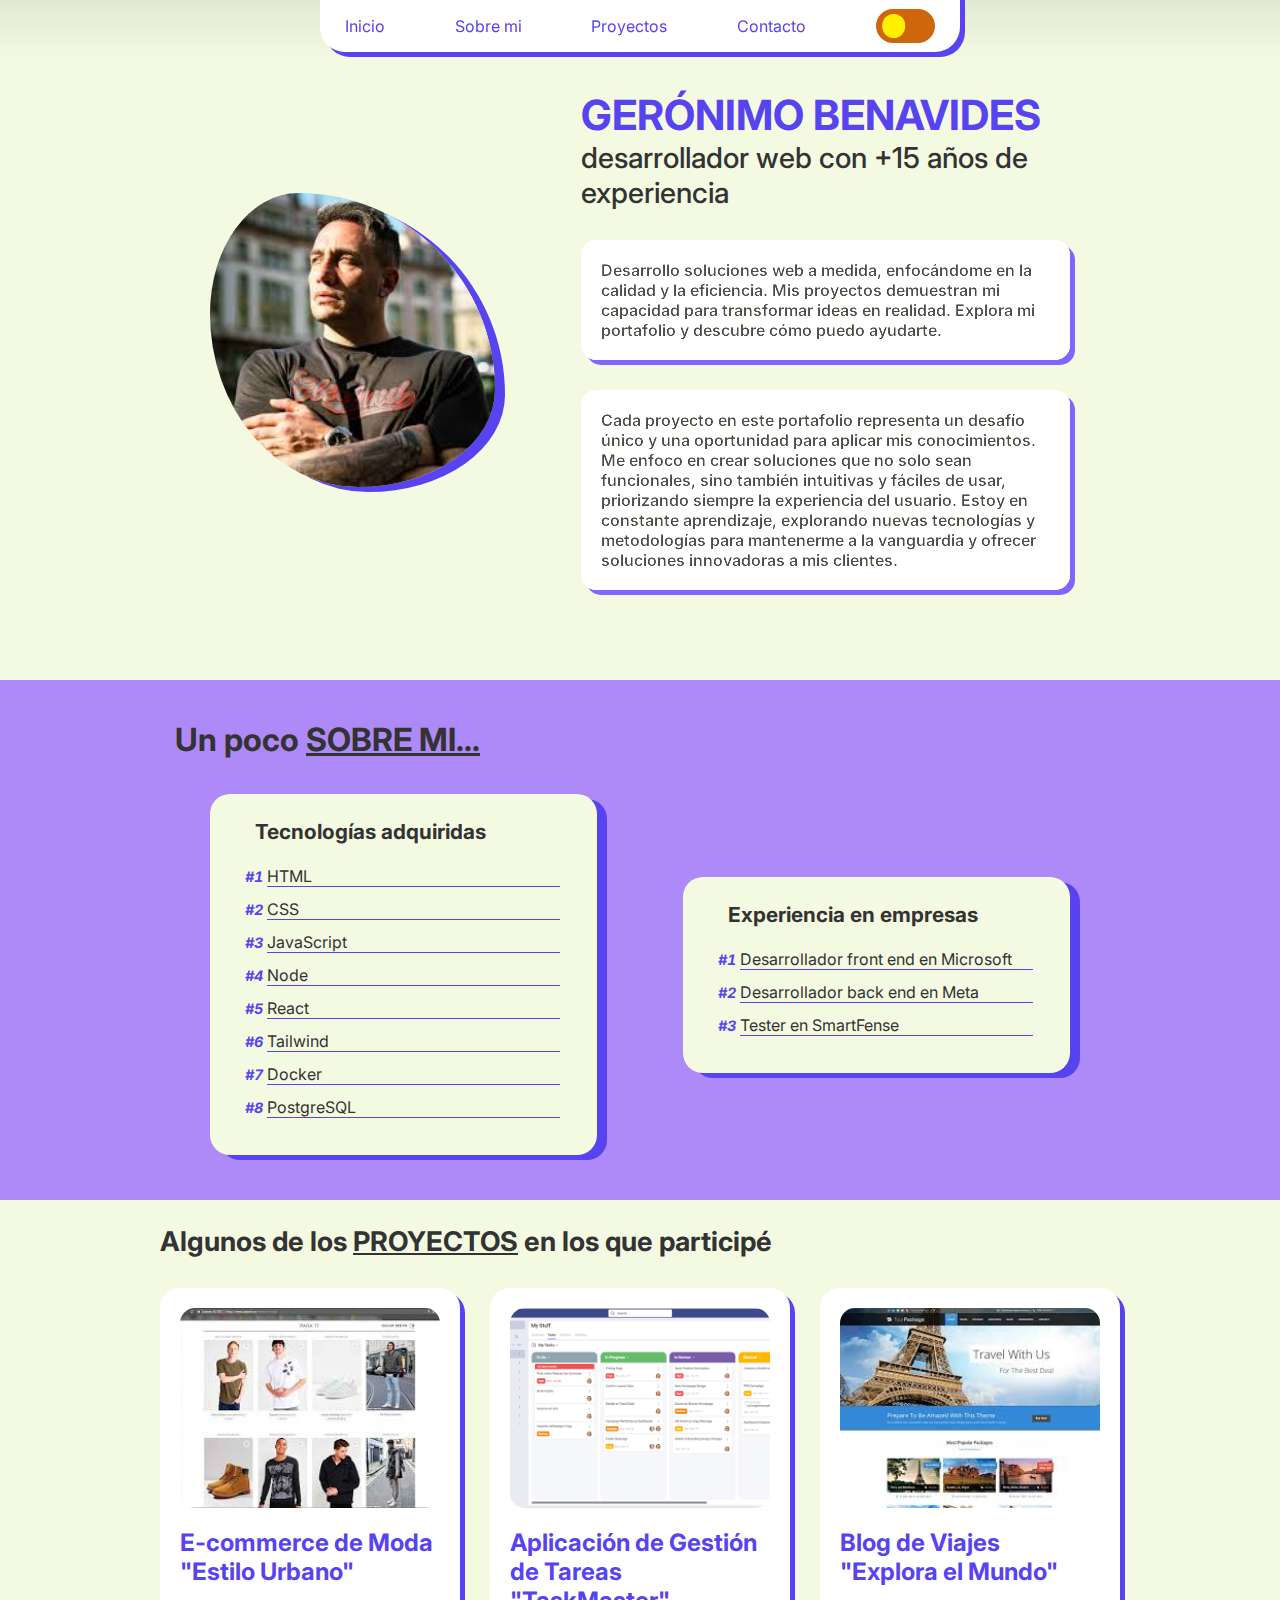
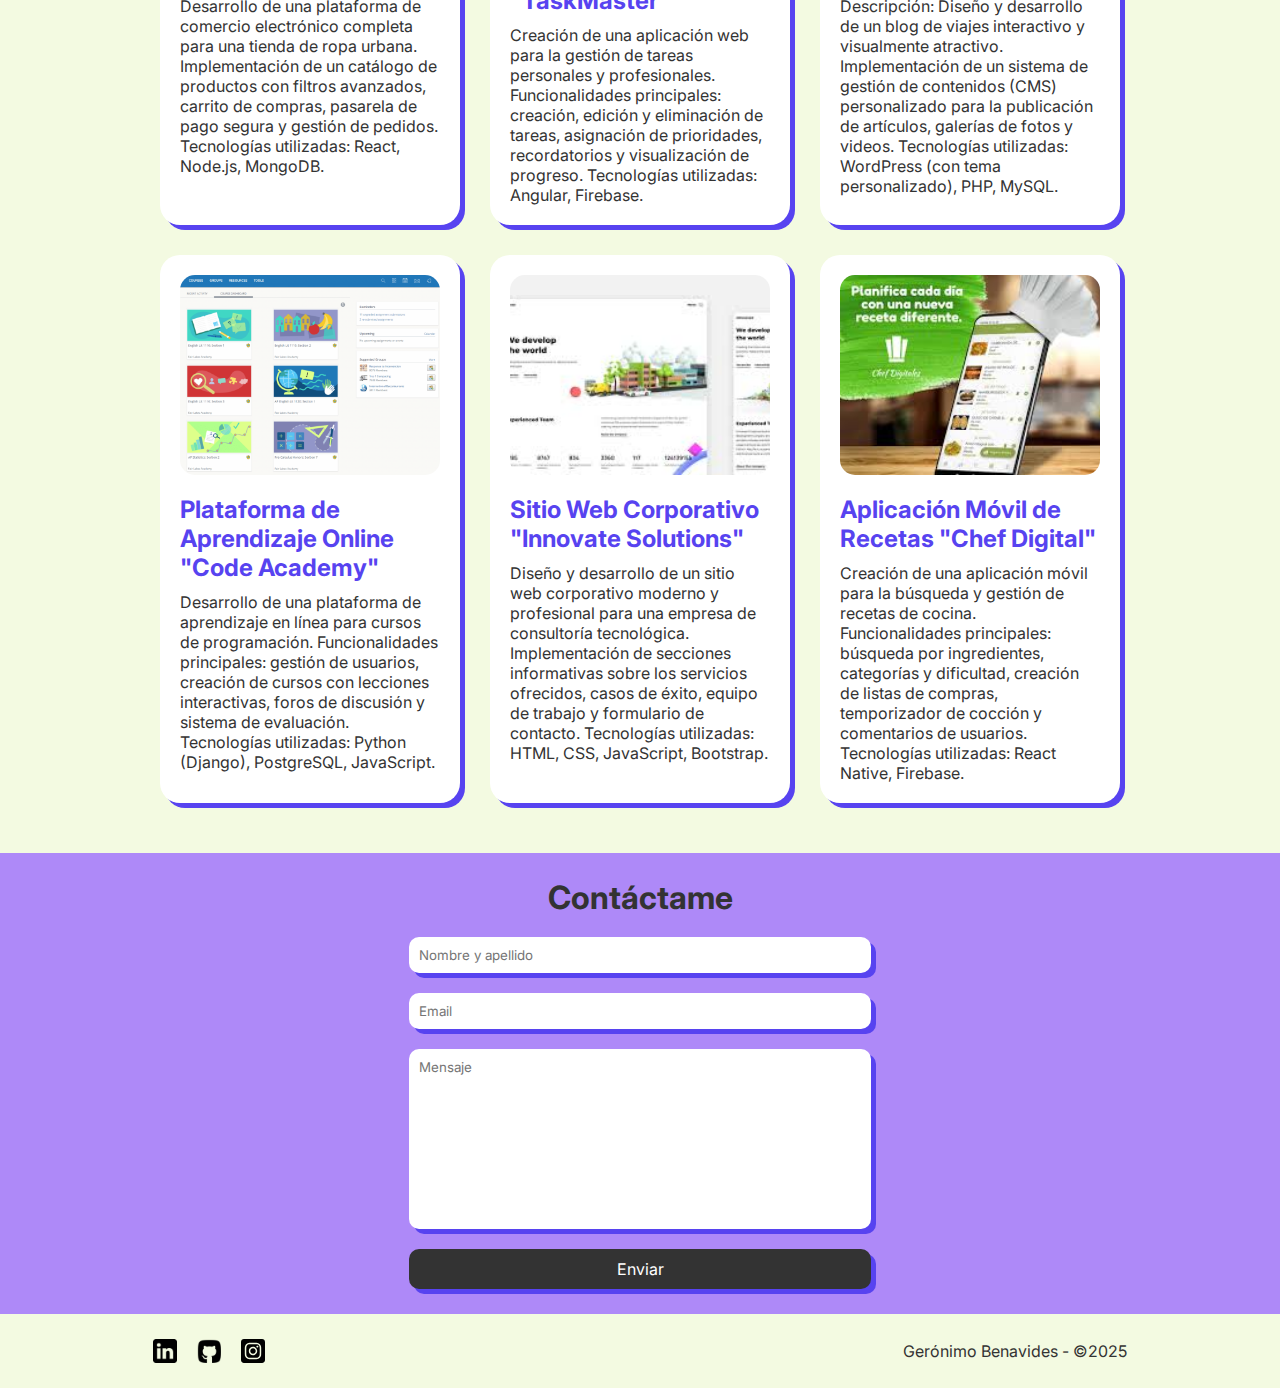
<file: index.html>
<!DOCTYPE html>
<html lang="en">
<head>
    <meta charset="UTF-8">
    <meta name="viewport" content="width=device-width, initial-scale=1.0">
    <title>Mi portafolio</title>
    <link rel="stylesheet" href="styles/main.css">
</head>
<body>
    <header></header>   
    <main>
        <section class="presentation-container" id="presentation">
            <div class="presentation-container__content">
                <div class="content__img-container">
                    <img src="images/Geronimo_Benavides_profile.jpg" alt="profile-image">
                </div>
                <div class="presentation-container__text">
                    <h1>
                        <span>Gerónimo Benavides</span> <br>
                        desarrollador web con +15 años de experiencia</h1>
                    <article class="text__description">
                        <p class="description__p-1">Desarrollo soluciones web a medida, enfocándome en la calidad y la eficiencia. Mis proyectos demuestran mi capacidad para transformar ideas en realidad. Explora mi portafolio y descubre cómo puedo ayudarte.</p>
                        <p class="description__p-2">Cada proyecto en este portafolio representa un desafío único y una oportunidad para aplicar mis conocimientos. Me enfoco en crear soluciones que no solo sean funcionales, sino también intuitivas y fáciles de usar, priorizando siempre la experiencia del usuario. Estoy en constante aprendizaje, explorando nuevas tecnologías y metodologías para mantenerme a la vanguardia y ofrecer soluciones innovadoras a mis clientes.</p>
                    </article>
                </div>
            </div>
        </section>
        <section class="about-me" id="about-me">
            <div class="about-me__path">
                <h2>Un poco <span>sobre mi...</span></h2>
                <div class="about-me__content">
                    <div class="about-me__container habilities-container">
                        <h3>Tecnologías adquiridas</h3>
                        <ul>
                            <li>HTML</li>
                            <li>CSS</li>
                            <li>JavaScript</li>
                            <li>Node</li>
                            <li>React</li>
                            <li>Tailwind</li>
                            <li>Docker</li>
                            <li>PostgreSQL</li>
                        </ul>
                    </div>
                    <div class="about-me__container experience-container">
                        <h3>Experiencia en empresas</h3>
                        <ul>
                            <li>Desarrollador front end en Microsoft</li>
                            <li>Desarrollador back end en Meta</li>
                            <li>Tester en SmartFense</li>
                        </ul>
                    </div>
                </div>
            </div>
        </section>
        <section class="projects" id="projects">
            <div class="projects-path">
                <h2>Algunos de los <span>proyectos</span> en los que participé</h2>
                <div class="projects__container">
                    <article class="project">
                        <div class="img-container">
                            <img src="images/E-commerce de Moda Estilo Urbano.jpg" alt="">
                        </div>
                        <div class="text-container">
                            <h3>E-commerce de Moda "Estilo Urbano"</h3>
                            <p>Desarrollo de una plataforma de comercio electrónico completa para una tienda de ropa urbana. Implementación de un catálogo de productos con filtros avanzados, carrito de compras, pasarela de pago segura y gestión de pedidos. Tecnologías utilizadas: React, Node.js, MongoDB.</p>
                        </div>
                    </article>
                    <article class="project">
                        <div class="img-container">
                            <img src="images/Aplicación de Gestión de Tareas TaskMaster.png" alt="">
                        </div>
                        <div class="text-container">
                            <h3>Aplicación de Gestión de Tareas "TaskMaster"</h3>
                            <p>Creación de una aplicación web para la gestión de tareas personales y profesionales. Funcionalidades principales: creación, edición y eliminación de tareas, asignación de prioridades, recordatorios y visualización de progreso. Tecnologías utilizadas: Angular, Firebase.</p>
                        </div>
                    </article>
                    <article class="project">
                        <div class="img-container">
                            <img src="images/Blog de Viajes Explora el Mundo.jpg" alt="">
                        </div>
                        <div class="text-container">
                            <h3>Blog de Viajes "Explora el Mundo"</h3>
                            <p>Descripción: Diseño y desarrollo de un blog de viajes interactivo y visualmente atractivo. Implementación de un sistema de gestión de contenidos (CMS) personalizado para la publicación de artículos, galerías de fotos y videos. Tecnologías utilizadas: WordPress (con tema personalizado), PHP, MySQL.</p>
                        </div>
                    </article>
                    <article class="project">
                        <div class="img-container">
                            <img src="images/Plataforma de Aprendizaje Online Code Academy.png" alt="">
                        </div>
                        <div class="text-container">
                            <h3>Plataforma de Aprendizaje Online "Code Academy"</h3>
                            <p>Desarrollo de una plataforma de aprendizaje en línea para cursos de programación. Funcionalidades principales: gestión de usuarios, creación de cursos con lecciones interactivas, foros de discusión y sistema de evaluación. Tecnologías utilizadas: Python (Django), PostgreSQL, JavaScript.</p>
                        </div>
                    </article>
                    <article class="project">
                        <div class="img-container">
                            <img src="images/Sitio Web Corporativo Innovate Solutions.jpg" alt="">
                        </div>
                        <div class="text-container">
                            <h3>Sitio Web Corporativo "Innovate Solutions"</h3>
                            <p>Diseño y desarrollo de un sitio web corporativo moderno y profesional para una empresa de consultoría tecnológica. Implementación de secciones informativas sobre los servicios ofrecidos, casos de éxito, equipo de trabajo y formulario de contacto. Tecnologías utilizadas: HTML, CSS, JavaScript, Bootstrap.</p>
                        </div>
                    </article>
                    <article class="project">
                        <div class="img-container">
                            <img src="images/Aplicación Móvil de Recetas Chef Digital.jpg" alt="">
                        </div>
                        <div class="text-container">
                            <h3>Aplicación Móvil de Recetas "Chef Digital"</h3>
                            <p>Creación de una aplicación móvil para la búsqueda y gestión de recetas de cocina. Funcionalidades principales: búsqueda por ingredientes, categorías y dificultad, creación de listas de compras, temporizador de cocción y comentarios de usuarios. Tecnologías utilizadas: React Native, Firebase.</p>
                        </div>
                    </article>
                </div>
            </div>
        </section>
        <section class="contact" id="contact">
            <div class="contact__container">
                <h2>Contáctame</h2>
                <form action="https://formspree.io/f/mkgjbnwg" id="contact-form">
                    <input type="text" placeholder="Nombre y apellido" name="name_surname" required>
                    <input type="email" placeholder="Email" name="email" required>
                    <textarea id="" cols="30" rows="10" placeholder="Mensaje" name="message"  required></textarea>
                    <button id="send-button">Enviar</button>
                </form>
            </div>
        </section>
    </main>
    <footer></footer>
    <script src="code.js"></script>
</body>
</html>
</file>
<file: styles/main.css>
@import url('https://fonts.googleapis.com/css2?family=Exo+2:ital,wght@0,100..900;1,100..900&family=Inter:ital,opsz,wght@0,14..32,100..900;1,14..32,100..900&family=Montserrat:ital,wght@0,100..900;1,100..900&display=swap');

:root {
    --main-background-color: #f3fae1;
    --secondary-background-color: #ae89f8;
    --main-text-color: #333;
    --secondary-text-color: #fff;
    --third-text-color: #5743f0;
    --main-width: clamp(800px, 75%, 1400px);
}

html {
    scroll-behavior: smooth;
}

* {
    box-sizing: border-box;
    padding: 0;
    margin: 0;
    font-family: "Inter";
    transition: color 0.2s ease-in-out, background-color 0.5s ease-in-out;
}

.floating {
    position: relative;
    transition: transform 1s ease-in-out;
}



/* --- NAVBAR --- */

.navbar {
    display: flex;
    justify-content: center;
    align-items: center;
    padding: 30px 0;
    width: 100%;
    z-index: 1000;
    position: fixed;
    transition: top 0.5s;
    top: 0;
    background: linear-gradient(#0001 0%, #0000 100%);
    animation: entry-top 0.75s ease;
}

.switch {
    font-size: 17px;
    position: relative;
    display: inline-block;
    width: 3.5em;
    height: 2em;
    z-index: 2000;
}

.switch input {
    opacity: 0;
    width: 0;
    height: 0;
}

.slider {
    --background: #cf660b;
    position: absolute;
    cursor: pointer;
    top: 0;
    left: 0;
    right: 0;
    bottom: 0;
    background-color: var(--background);
    transition: .5s;
    border-radius: 30px;
}

.slider:before {
    position: absolute;
    content: "";
    height: 1.4em;
    width: 1.4em;
    border-radius: 50%;
    right: 10%;
    bottom: 15%;
    box-shadow: inset -8px -4px 0px 0px #fff000;
    background: transparent;
    transition: .5s;
}

input:checked + .slider {
    background-color: var(--secondary-background-color);
}

input:not(:checked) + .slider:before {
    transform: translateX(-100%);
    box-shadow: inset -15px -4px 0px 15px #fff000;
}

.navbar>ul {
    background-color: var(--secondary-text-color);
    width: 50%;
    height: 120%;
    top: -20px;
    padding-top: 20px;
    display: flex;
    flex-direction: row;
    justify-content: space-evenly;
    align-items: flex-end;
    list-style: none;
    gap: 25px;
    position: absolute;
    border-radius: 0 0 25px 25px;
    box-shadow: 5px 5px 0 var(--third-text-color);
}

.navbar li {
    height: 100%;
    position: relative;
    display: flex;
    align-items: center;
}

.navbar>ul>li:last-child {
    padding: 0 20px;
}

.navbar>ul>li:last-child:hover::before {
    display: none;
}

.navbar li>a {
    display: inline-flex;
    justify-content: center;
    align-items: center;
    height: 100%;
    text-decoration: none;
    color: var(--third-text-color);
    padding: 0 20px;
    z-index: 100;
    transition: color 0.2s;
}

.navbar li>a:hover {
    color: var(--secondary-text-color);
}

.navbar li::before {
    content: "";
    position: absolute;
    width: 100%;
    height: 0;
    bottom: 0;
    left: 0;
    background-color: var(--third-text-color);
    transition: height 0.3s;
    border-radius: 15px 15px 0 0;
    color: var(--secondary-text-color);
    background-color: var(--third-text-color);
}

.navbar li:hover::before {
    height: 100%;
    color: var(--secondary-text-color);
}

.navbar-links-mobile {
    display: none;
}

.toggle-links__container {
    display: none;
}

#menu-toggle {
    display: none;
}

#menu-toggle:checked ~ .toggle-links {
    display: block;
    animation: slide-down 0.5s ease forwards;
}



/* --- PRESENTATION --- */

.presentation-container {
    background-color: var(--main-background-color);
}

.presentation-container__content {
    width: var(--main-width);
    margin: auto;
    display: flex;
    flex-direction: row;
    gap: 10%;
    justify-content: center;
    align-items: center;
    padding: 90px 50px;
}

.presentation-container__text {
    justify-self: center;
    width: 80%;
    display: flex;
    flex-direction: column;
    gap: 30px;
    justify-content: center;
}

h1 {
    font-size: 1.8rem;
    font-weight: 500;
    width: 100%;
    animation: entry-right 0.75s ease;
    color: var(--main-text-color);
}

h1>span {
    color: var(--third-text-color);
    font-weight: 700;
    text-transform: uppercase;
    font-size: 2.6rem;
    width: 100%;
}

.text__description {
    display: flex;
    flex-direction: column;
    gap: 30px;
    animation: float 5s 0.5s infinite ease-in-out;
}

.text__description>p {
    background: var(--main-background-color);
    color: var(--main-text-color);
    filter: brightness(1.5);
    padding: 20px;
    border-radius: 15px;
    box-shadow: 5px 5px 0 var(--third-text-color);
    transition: scale 0.3s ease;
    font-weight: 600;
}

.text__description>p:hover {
    scale: 1.015;
}

.description__p-1 {
    animation: entry-right 0.75s ease;
}

.description__p-2 {
    animation: entry-right 1s ease;
}

.content__img-container {
    width: 400px;
    height: 400px;
    display: flex;
    align-items: center;
    animation: float 3s 1s infinite ease-in-out, entry-left 0.75s ease;
}

.content__img-container>img {
    width: 100%;
    border-radius: 31% 69% 48% 52% / 41% 67% 33% 59%;
    box-shadow: 10px 5px 0 var(--third-text-color);
    scale: 1;
    transition: scale 0.2s ease;
}

.content__img-container>img:hover {
    scale: 1.03;
}



/* --- ABOUT ME --- */

.about-me {
    background-color: var(--secondary-background-color);
    width: 100%;
    padding: 25px 0;
}

.about-me__path {
    width: var(--main-width);
    margin: auto;
}

.about-me__path>h2 {
    width: var(--main-width);
    color: var(--main-text-color);
    font-size: 2rem;
    padding: 15px;
    animation: entry-left 1s ease-in-out;
}

.about-me__path span {
    text-transform: uppercase;
    text-decoration: underline;
}

.about-me__content {
    color: var(--main-text-color);
    display: flex;
    flex-direction: row;
    justify-content: center;
    align-items: center;
    gap: 10%;
    padding: 20px 50px;
}

.about-me__container {
    width: 50%;
    background-color: var(--main-background-color);
    color: var (--main-text-color);
    padding: 25px;
    padding-left: 45px;
    border-radius: 20px;
    display: flex;
    flex-direction: column;
    justify-content: center;
    gap: 10px;
    box-shadow: 10px 5px 0 var(--third-text-color);
    scale: 1;
    transition: scale 0.3s ease;
}

.about-me__container:hover {
    scale: 1.02;
}

.habilities-container {
    animation:entry-left-no-move ease-in-out both;
    animation-timeline: view();
    animation-range: cover 0% cover 30%;
}

.experience-container {
    animation: entry-right-no-move ease-in-out both;
    animation-timeline: view();
    animation-range: cover 0% cover 30%;
}

.about-me__content h3 {
    font-size: 1.3rem;
}

.about-me__container ul {
    width: 100%;
}

.about-me__container li {
    list-style: none;
    margin: 12px;
    border-bottom: 1px solid var(--third-text-color);
    counter-increment: li;
}

.about-me__container li::marker {
    content: "#" counter(li) " ";
    color: var(--third-text-color);
    font-weight: 700;
    font-size: 0.9rem;
    font-style: italic;
}



/* --- ABOUT ME --- */

.projects {
    background-color: var(--main-background-color);
}

.projects-path {
    width: var(--main-width);
    margin: auto;
    display: flex;
    justify-content: center;
    align-items: center;
    flex-direction: column;
    gap: 30px;
    padding-bottom: 50px;
}

.projects-path>h2 {
    font-size: 1.7rem;
    color: var(--main-text-color);
    align-self: start;
    margin-top: 25px;
    animation: entry-left-no-move 1s ease-in-out;
    animation-timeline: view();
    animation-range: cover 0% cover 50%;
}

.projects-path>h2 span {
    text-transform: uppercase;
    text-decoration: underline;
    font-weight: 700;
}


.projects__container {
    padding: 0 30px;
    display: grid;
    grid-template-columns: repeat(3, minmax(300px, auto));
    grid-auto-rows: auto;
    gap: 30px;
}

.project {
    color: var(--main-text-color);
    background-color: var(--secondary-text-color);
    border-radius: 20px;
    display: flex;
    flex-direction: column;
    align-items: center;
    padding: 20px;
    box-shadow: 5px 5px 0 var(--third-text-color);
    gap: 20px;
    animation: entry-bottom-no-move ease-in-out both;
    animation-timeline: view();
    animation-range: cover 0% cover 40%;
    scale: 1;
    transition: scale 0.3s ease, filter 0.3s ease;
}

.project:hover {
    scale: 1.02;
    cursor: pointer;
    filter: brightness(0.92);

}

.project>.img-container {
    width: 100%;
    height: 200px;
    overflow: hidden;
    border-radius: 15px;
}

.project>.img-container>img {
    width: 100%;
    height: 100%;
    object-fit: cover;
    object-position: center;
}

.project .text-container {
    display: flex;
    flex-direction: column;
    gap: 10px;
    width: 100%;
}

.project .text-container h3 {
    color: var(--third-text-color);
    font-size: 1.5rem;
    font-weight: 700;
}



/* --- CONTACT --- */

.contact {
    background-color: var(--secondary-background-color);
    width: 100%;
    padding: 25px;
}

.contact__container {
    width: var(--main-width);
    margin: auto;
    gap: 20px;
    display: flex;
    align-items: center;
    flex-direction: column;
}

.contact__container>form {
    width: 50%;
    display: flex;
    flex-direction: column;
    gap: 20px;
}

.contact__container>h2 {
    color: var(--main-text-color);
    font-size: 2rem;
}

.contact__container>form>input, .contact__container>form>textarea, .contact__container>form>button {
    padding: 10px;
    border-radius: 10px;
    border: none;
    box-shadow: 5px 5px 0 var(--third-text-color);
}

.contact__container>form>textarea {
    resize: none;
}

:is(.contact__container>form>input, .contact__container>form>textarea, .contact__container>form>button):focus {
    outline: 2px solid var(--main-text-color);
}

.contact__container>form>button {
    background-color: #333;
    color: #fff;
    font-size: 1rem;
    transition: box-shadow 0.2s ease;
}

.contact__container>form>button:hover {
    cursor: pointer;
}

.contact__container>form>button:focus {
    outline: none;
}



/* --- FOOTER --- */

footer {
    background-color: var(--main-background-color);
}

.footer-container {
    color: var(--main-text-color);
    width: 80%;
    margin: auto;
    padding: 25px;
    display: flex;
    align-items: center;
    justify-content: space-between;
    gap: 20px;
}

.links-container {
    display: flex;
    gap: 20px;
}

.img-link {
    display: flex;
    align-items: center;
    width: 24px;
    height: 24px;
}


@keyframes entry-right {
    0% {
        opacity: 0;
        transform: translateX(20%);
    }
    50% {
        transform: translateX(-10px);
        opacity: 0.75;
    }
    100% {
        opacity: 1;
        transform: translateX(0px);
    }
}

@keyframes entry-left {
    0% {
        opacity: 0;
        transform: translateX(-20%);
    }
    50% {
        transform: translateX(10%);
        opacity: 0.75;
    }
    100% {
        opacity: 1;
        transform: translateX(0);
    }
}

@keyframes entry-top {
    0% {
        transform: translateY(-100%);
    }
    50% {
        transform: translateY(3%);
    }
    100% {
        transform: translateY(0);
    }
}

@keyframes entry-bottom {
    0% {
        transform: translateY(100%);
    }
    50% {
        transform: translateY(3%);
    }
    100% {
        transform: translateY(0);
    }
}

@keyframes entry-right-no-move {
    0% {
        opacity: 0;
        transform: translateX(20%);
    }
    100% {
        opacity: 1;
        transform: translateX(0px);
    }
}

@keyframes entry-left-no-move {
    0% {
        opacity: 0;
        transform: translateX(-20%);
    }
    100% {
        opacity: 1;
        transform: translateX(0);
    }
}

@keyframes entry-top-no-move {
    0% {
        transform: translateY(-100%);
    }
    100% {
        transform: translateY(0);
    }
}

@keyframes entry-bottom-no-move {
    0% {
        transform: translateY(100%);
    }
    100% {
        transform: translateY(0);
    }
}

@keyframes slide-down {
    0% {
        transform: translateY(-100%);
    }
    100% {
        transform: translateY(0);
    }
}

@media screen and (max-width: 768px) {
    :root {
        --main-width: 100dvw;
    }

    .toggle-links__container {
        display: block;
    }

    .navbar {
        display: none;
        padding: 0;
    }

    .navbar-links {
        display: none;
    }

    #menu-toggle:not(:checked) ~ .toggle-links{
        display: none;
    }

    .toggle-links__container {
        position: fixed;
        background-color: var(--secondary-text-color);
        z-index: 1000;
        width: 100%;
    }

    .menu-icon {
        position: absolute;
        font-size: 40px;
        width: 20px;
        height: 40px;
        top: -13px;
        background-color: var(--third-text-color);
        padding: 10px;
        padding-right: 17px;
        border-radius: 0 0 25px 0;
        color: #fff;
        box-sizing: content-box;
    }

    .toggle-links {
        width: 30%;
        margin: auto;
        padding: 30px 0;
        transform: translateY(0);
        transition: transform 0.5s ease;
    }

    .toggle-links>ul {
        display: flex;
        justify-content: center;
        align-items: center;
        gap: 15px;
        flex-direction: column;
    }

    .toggle-links>ul>li {
        display: flex;
        justify-content: center;
        height: 30px;
        width: 100%;
        border-bottom: 2px solid var(--third-text-color);
    }

    .toggle-links>ul>li:last-child {
        border: none;
    }

    .toggle-links>ul>li>a {
        text-decoration: none;
        color: var(--third-text-color);
    }

    .toggle-links>ul>li:hover::before {
        display: none;
    }

    .toggle-links li>a:hover {
        color: var(--third-text-color);
    }

    .navbar>ul {
        display: none;
    }

    .presentation-container__content {
        flex-direction: column;
        gap: 10px;
        padding: 30px;
        padding-top: 10px;
    }

    .content__img-container {
        display: flex;
        justify-content: center;
        align-items: center;
    }

    .content__img-container>img {
        width: 75%;
    }

    h1 {
        font-size: 1.5rem;
        text-align: center;
    }

    h1>span {
        font-size: 2rem;
    }

    .presentation-container__text {
        width: 100%;
    }

    .content__img-container {
        width: 300px;
        height: 300px;
    }

    .about-me__content {
        flex-direction: column;
        gap: 20px;
    }

    .about-me__container {
        width: 100%;
        padding: 30px;
    }

    .about-me__path>h2 {
        font-size: 1.5rem;
    }

    .projects-path>h2 {
        padding-left: 15px;
    }

    .projects__container {
        grid-template-columns: repeat(1, minmax(300px, auto));
    }

    .contact__container {
        width: 100%;
    }

    .contact__container>form {
        width: 100%;
    }

    .footer-container {
        flex-direction: column;
    }
}

@keyframes float {
	0% {
		transform: translatey(0px);
	}
	50% {
		transform: translatey(-5px);
	}
	100% {
		transform: translatey(0px);
	}
}
</file>
